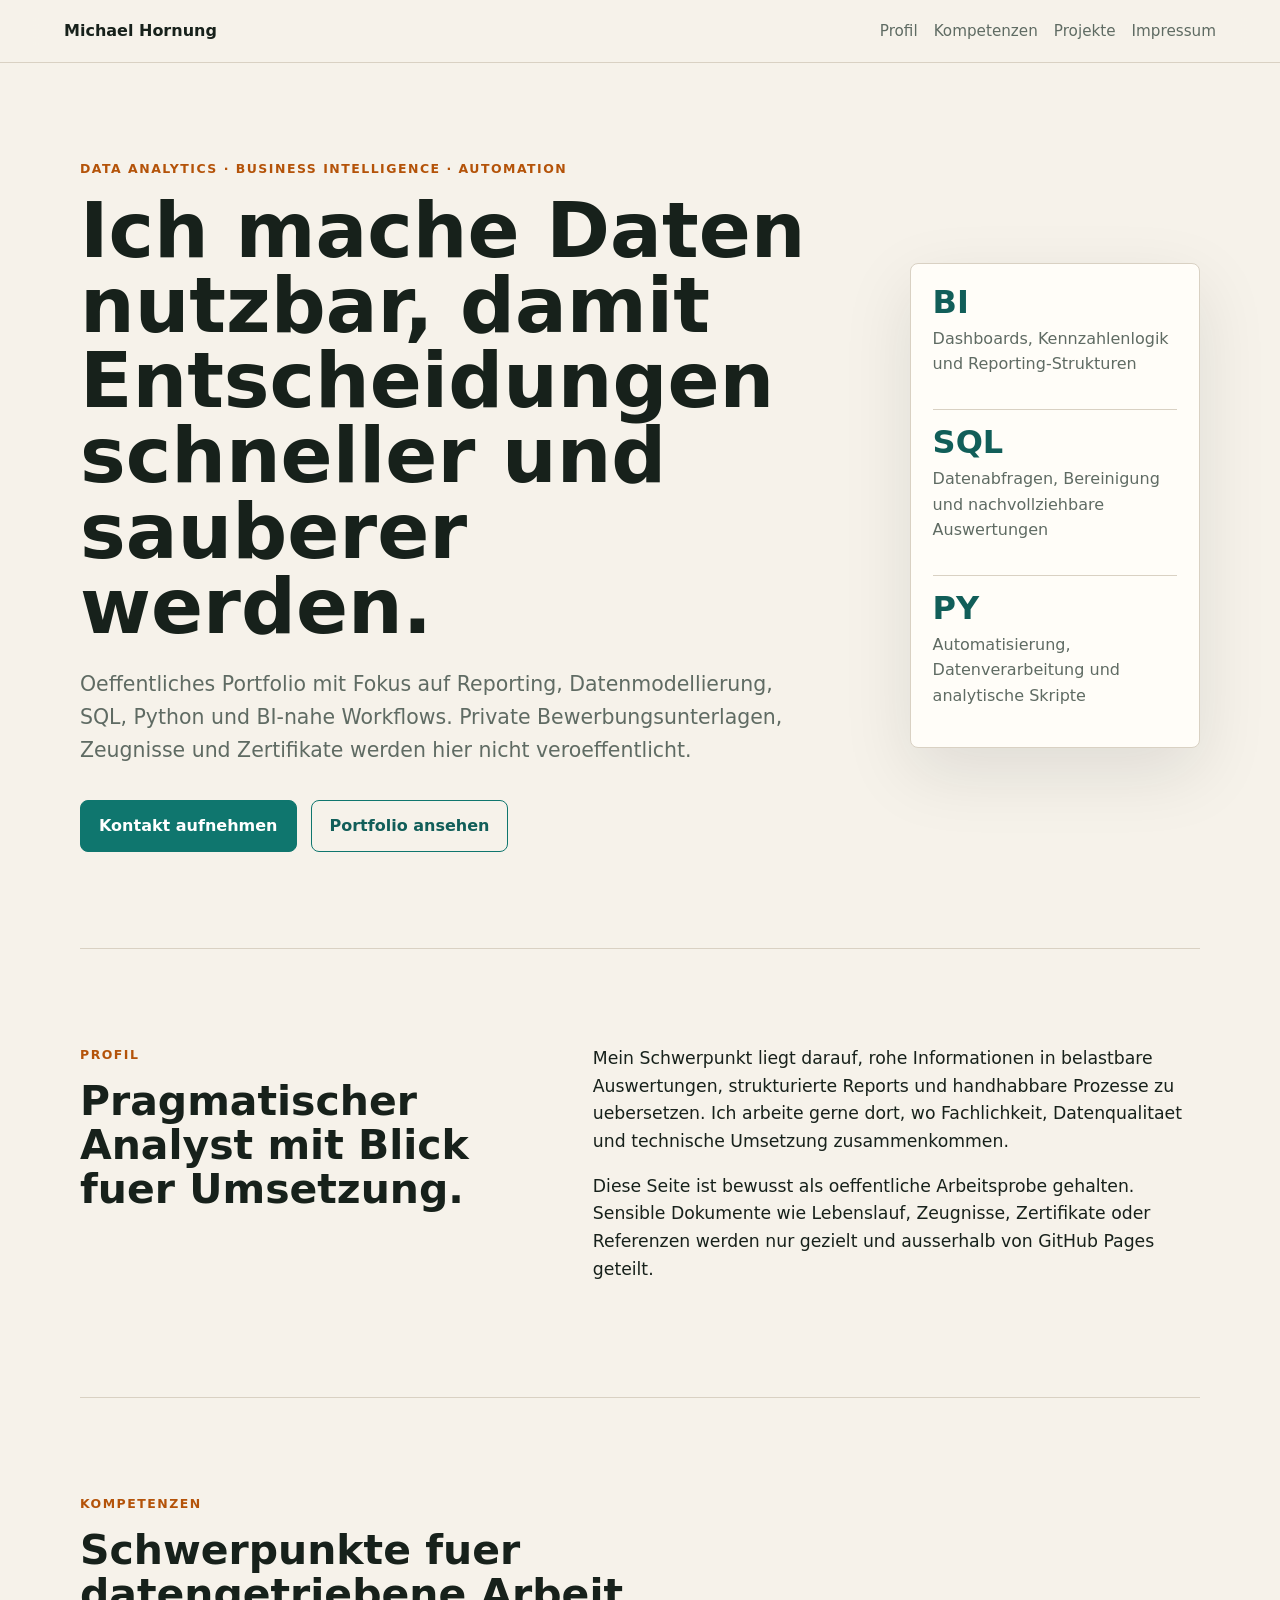
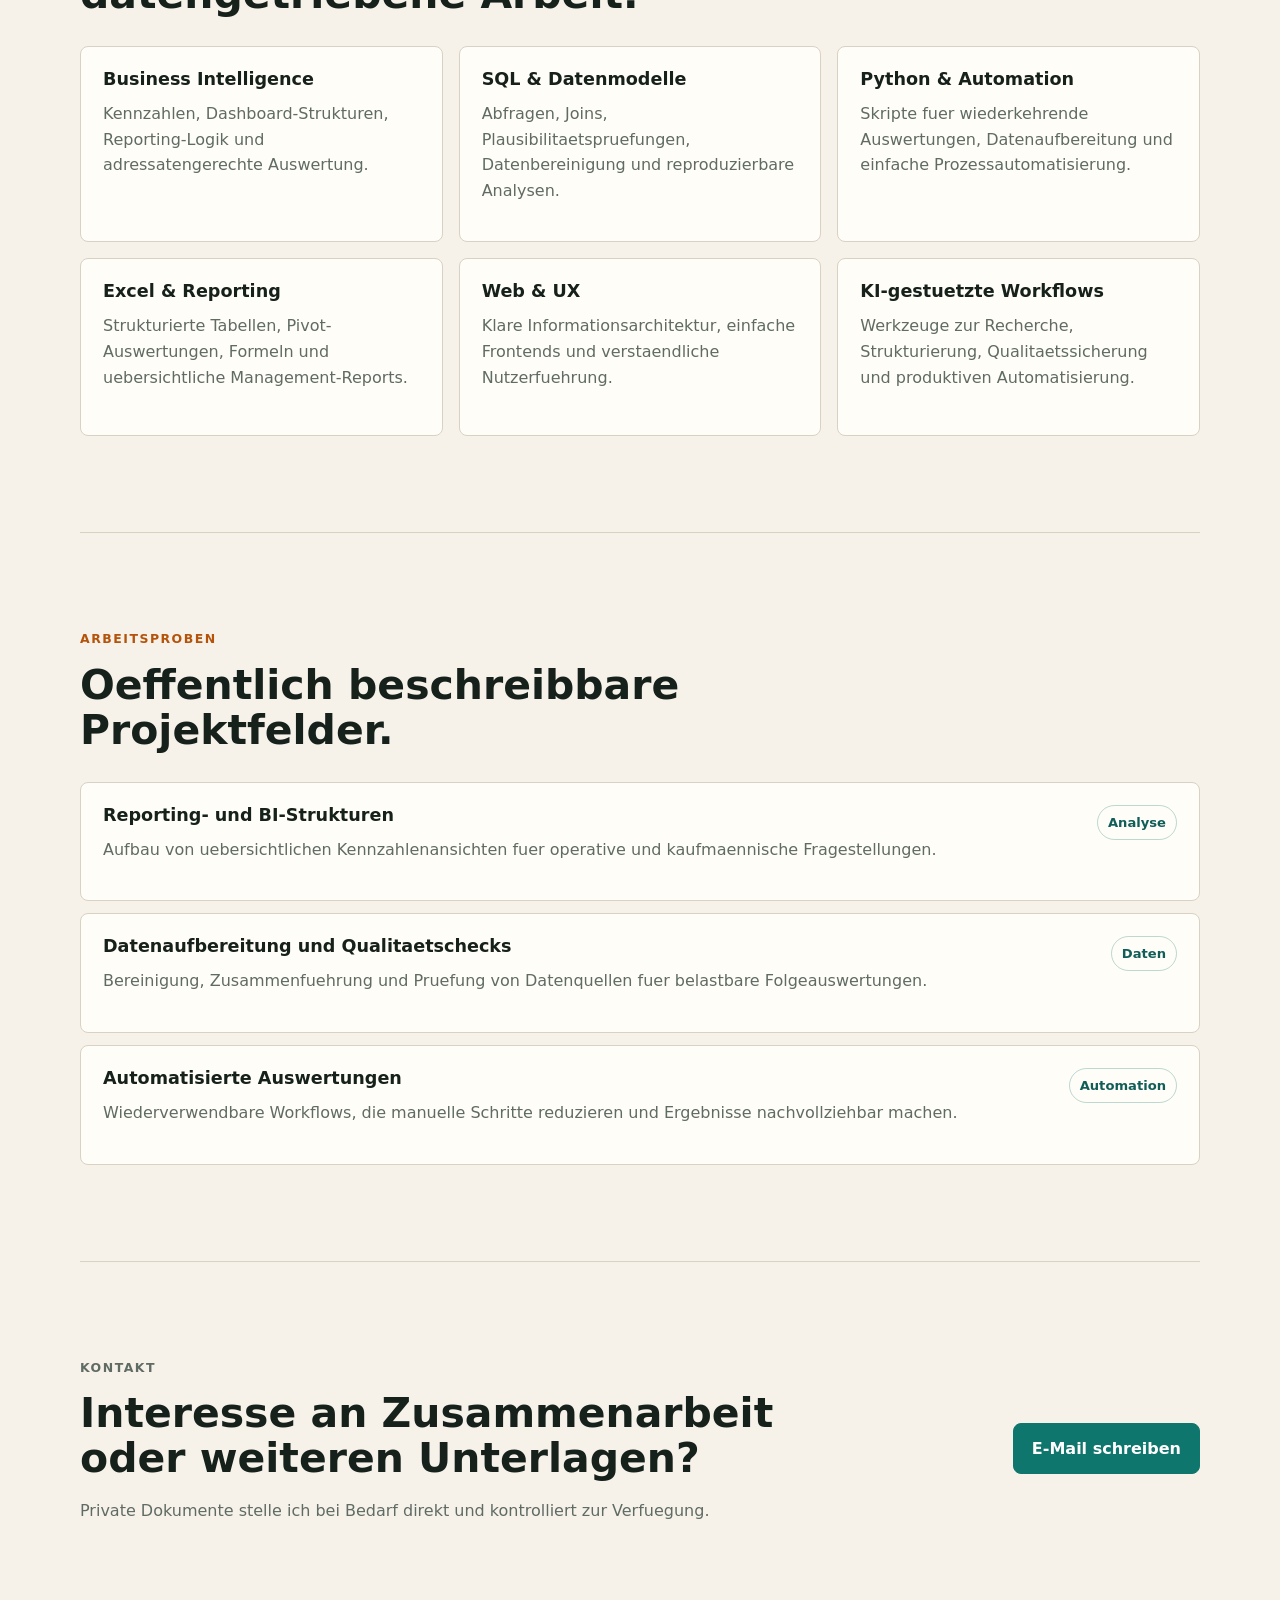
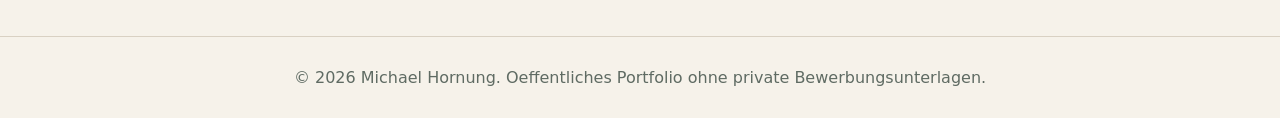
<file: index.html>
<!doctype html>
<html lang="de">
  <head>
    <meta charset="utf-8">
    <meta name="viewport" content="width=device-width, initial-scale=1">
    <title>Michael Hornung | Data Analytics & Business Intelligence</title>
    <meta name="description" content="Portfolio von Michael Hornung: Data Analytics, Business Intelligence, SQL, Python und automatisierte Reporting-Loesungen.">
    <meta name="robots" content="index, follow">
    <meta name="author" content="Michael Hornung">
    <meta property="og:title" content="Michael Hornung | Data Analytics & Business Intelligence">
    <meta property="og:description" content="Oeffentliches Portfolio mit Fokus auf Datenanalyse, BI, Reporting und Automatisierung.">
    <meta property="og:type" content="website">
    <meta property="og:url" content="https://mickhornung-oss.github.io/bewebungsmappe-/">
    <meta name="theme-color" content="#f6f2ea">
    <link rel="canonical" href="https://mickhornung-oss.github.io/bewebungsmappe-/">
    <link rel="stylesheet" href="./assets/site.css">
  </head>
  <body>
    <header class="site-header">
      <a class="brand" href="./" aria-label="Startseite Michael Hornung">Michael Hornung</a>
      <nav class="nav" aria-label="Hauptnavigation">
        <a href="#profil">Profil</a>
        <a href="#kompetenzen">Kompetenzen</a>
        <a href="#projekte">Projekte</a>
        <a href="./impressum/">Impressum</a>
      </nav>
    </header>

    <main>
      <section class="hero" aria-labelledby="hero-title">
        <div class="hero-copy">
          <p class="eyebrow">Data Analytics · Business Intelligence · Automation</p>
          <h1 id="hero-title">Ich mache Daten nutzbar, damit Entscheidungen schneller und sauberer werden.</h1>
          <p class="lead">
            Oeffentliches Portfolio mit Fokus auf Reporting, Datenmodellierung, SQL, Python und
            BI-nahe Workflows. Private Bewerbungsunterlagen, Zeugnisse und Zertifikate werden hier
            nicht veroeffentlicht.
          </p>
          <div class="actions">
            <a class="button primary" href="mailto:mick.hornung@googlemail.com">Kontakt aufnehmen</a>
            <a class="button secondary" href="#projekte">Portfolio ansehen</a>
          </div>
        </div>
        <aside class="signal-panel" aria-label="Kurzprofil">
          <div>
            <span class="metric">BI</span>
            <p>Dashboards, Kennzahlenlogik und Reporting-Strukturen</p>
          </div>
          <div>
            <span class="metric">SQL</span>
            <p>Datenabfragen, Bereinigung und nachvollziehbare Auswertungen</p>
          </div>
          <div>
            <span class="metric">PY</span>
            <p>Automatisierung, Datenverarbeitung und analytische Skripte</p>
          </div>
        </aside>
      </section>

      <section id="profil" class="section split">
        <div>
          <p class="section-kicker">Profil</p>
          <h2>Pragmatischer Analyst mit Blick fuer Umsetzung.</h2>
        </div>
        <div class="text-stack">
          <p>
            Mein Schwerpunkt liegt darauf, rohe Informationen in belastbare Auswertungen,
            strukturierte Reports und handhabbare Prozesse zu uebersetzen. Ich arbeite gerne dort,
            wo Fachlichkeit, Datenqualitaet und technische Umsetzung zusammenkommen.
          </p>
          <p>
            Diese Seite ist bewusst als oeffentliche Arbeitsprobe gehalten. Sensible Dokumente wie
            Lebenslauf, Zeugnisse, Zertifikate oder Referenzen werden nur gezielt und ausserhalb von
            GitHub Pages geteilt.
          </p>
        </div>
      </section>

      <section id="kompetenzen" class="section">
        <div class="section-heading">
          <p class="section-kicker">Kompetenzen</p>
          <h2>Schwerpunkte fuer datengetriebene Arbeit.</h2>
        </div>
        <div class="card-grid">
          <article class="card">
            <h3>Business Intelligence</h3>
            <p>Kennzahlen, Dashboard-Strukturen, Reporting-Logik und adressatengerechte Auswertung.</p>
          </article>
          <article class="card">
            <h3>SQL & Datenmodelle</h3>
            <p>Abfragen, Joins, Plausibilitaetspruefungen, Datenbereinigung und reproduzierbare Analysen.</p>
          </article>
          <article class="card">
            <h3>Python & Automation</h3>
            <p>Skripte fuer wiederkehrende Auswertungen, Datenaufbereitung und einfache Prozessautomatisierung.</p>
          </article>
          <article class="card">
            <h3>Excel & Reporting</h3>
            <p>Strukturierte Tabellen, Pivot-Auswertungen, Formeln und uebersichtliche Management-Reports.</p>
          </article>
          <article class="card">
            <h3>Web & UX</h3>
            <p>Klare Informationsarchitektur, einfache Frontends und verstaendliche Nutzerfuehrung.</p>
          </article>
          <article class="card">
            <h3>KI-gestuetzte Workflows</h3>
            <p>Werkzeuge zur Recherche, Strukturierung, Qualitaetssicherung und produktiven Automatisierung.</p>
          </article>
        </div>
      </section>

      <section id="projekte" class="section">
        <div class="section-heading">
          <p class="section-kicker">Arbeitsproben</p>
          <h2>Oeffentlich beschreibbare Projektfelder.</h2>
        </div>
        <div class="work-list">
          <article class="work-item">
            <div>
              <h3>Reporting- und BI-Strukturen</h3>
              <p>Aufbau von uebersichtlichen Kennzahlenansichten fuer operative und kaufmaennische Fragestellungen.</p>
            </div>
            <span>Analyse</span>
          </article>
          <article class="work-item">
            <div>
              <h3>Datenaufbereitung und Qualitaetschecks</h3>
              <p>Bereinigung, Zusammenfuehrung und Pruefung von Datenquellen fuer belastbare Folgeauswertungen.</p>
            </div>
            <span>Daten</span>
          </article>
          <article class="work-item">
            <div>
              <h3>Automatisierte Auswertungen</h3>
              <p>Wiederverwendbare Workflows, die manuelle Schritte reduzieren und Ergebnisse nachvollziehbar machen.</p>
            </div>
            <span>Automation</span>
          </article>
        </div>
      </section>

      <section class="section contact-band" aria-labelledby="contact-title">
        <div>
          <p class="section-kicker">Kontakt</p>
          <h2 id="contact-title">Interesse an Zusammenarbeit oder weiteren Unterlagen?</h2>
          <p>Private Dokumente stelle ich bei Bedarf direkt und kontrolliert zur Verfuegung.</p>
        </div>
        <a class="button primary" href="mailto:mick.hornung@googlemail.com">E-Mail schreiben</a>
      </section>
    </main>

    <footer class="site-footer">
      <p>&copy; 2026 Michael Hornung. Oeffentliches Portfolio ohne private Bewerbungsunterlagen.</p>
    </footer>
  </body>
</html>
</file>
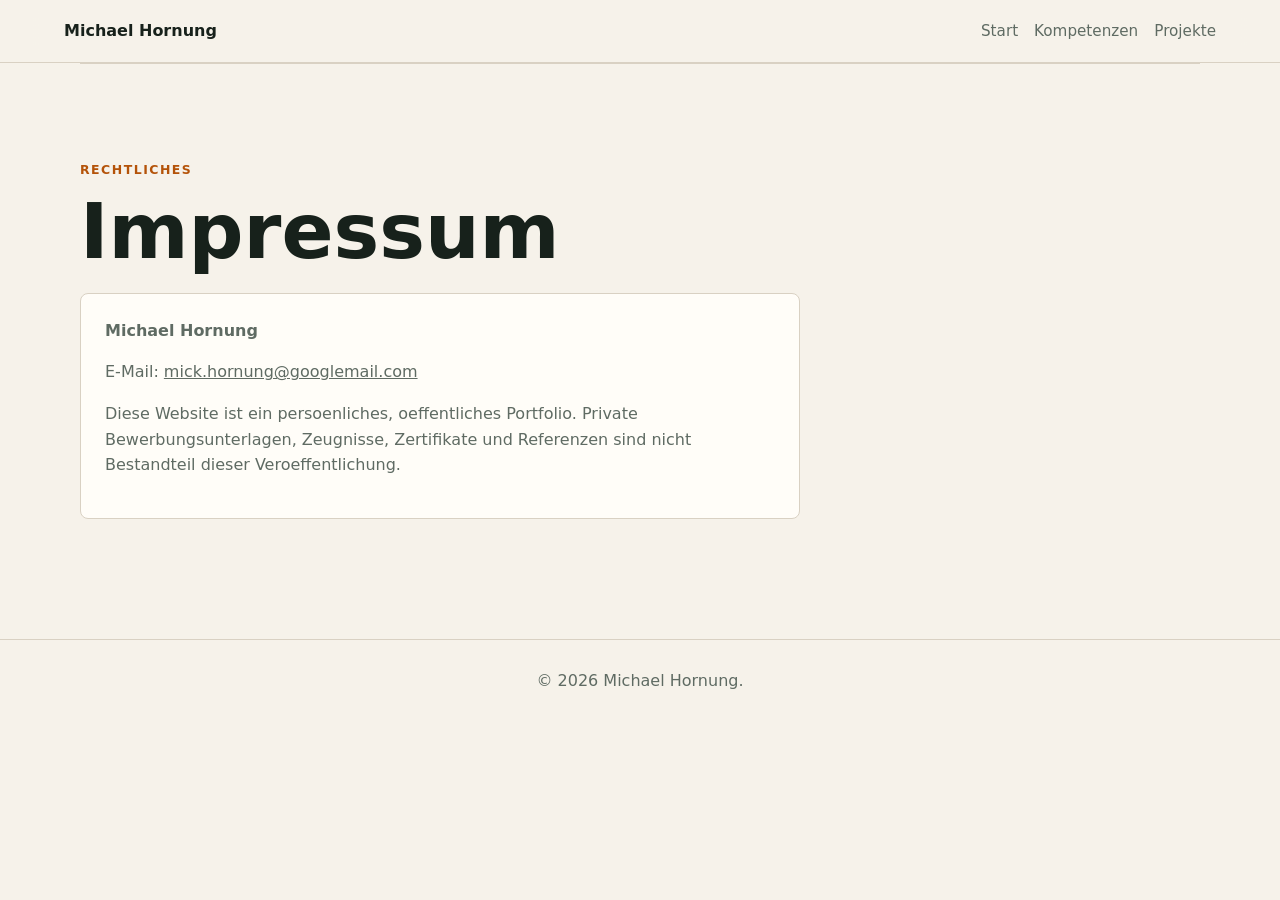
<file: impressum/index.html>
<!doctype html>
<html lang="de">
  <head>
    <meta charset="utf-8">
    <meta name="viewport" content="width=device-width, initial-scale=1">
    <title>Impressum | Michael Hornung</title>
    <meta name="robots" content="noindex, nofollow">
    <link rel="stylesheet" href="../assets/site.css">
  </head>
  <body>
    <header class="site-header">
      <a class="brand" href="../">Michael Hornung</a>
      <nav class="nav" aria-label="Hauptnavigation">
        <a href="../">Start</a>
        <a href="../#kompetenzen">Kompetenzen</a>
        <a href="../#projekte">Projekte</a>
      </nav>
    </header>

    <main>
      <section class="section legal">
        <p class="section-kicker">Rechtliches</p>
        <h1>Impressum</h1>
        <div class="legal-box">
          <p><strong>Michael Hornung</strong></p>
          <p>E-Mail: <a href="mailto:mick.hornung@googlemail.com">mick.hornung@googlemail.com</a></p>
          <p>
            Diese Website ist ein persoenliches, oeffentliches Portfolio. Private Bewerbungsunterlagen,
            Zeugnisse, Zertifikate und Referenzen sind nicht Bestandteil dieser Veroeffentlichung.
          </p>
        </div>
      </section>
    </main>

    <footer class="site-footer">
      <p>&copy; 2026 Michael Hornung.</p>
    </footer>
  </body>
</html>
</file>
<file: assets/site.css>
:root {
  --bg: #f6f2ea;
  --paper: #fffdf8;
  --ink: #17211b;
  --muted: #5f6b63;
  --line: #d9d1c3;
  --accent: #0f766e;
  --accent-dark: #115e59;
  --warm: #b45309;
  --shadow: 0 24px 70px rgba(23, 33, 27, 0.1);
  color-scheme: light;
  font-family: Inter, ui-sans-serif, system-ui, -apple-system, BlinkMacSystemFont, "Segoe UI", sans-serif;
}

* {
  box-sizing: border-box;
}

html {
  scroll-behavior: smooth;
}

body {
  margin: 0;
  background: var(--bg);
  color: var(--ink);
  line-height: 1.6;
}

a {
  color: inherit;
}

.site-header {
  position: sticky;
  top: 0;
  z-index: 10;
  display: flex;
  align-items: center;
  justify-content: space-between;
  gap: 24px;
  padding: 18px clamp(20px, 5vw, 72px);
  background: rgba(246, 242, 234, 0.92);
  border-bottom: 1px solid var(--line);
  backdrop-filter: blur(16px);
}

.brand {
  font-weight: 800;
  text-decoration: none;
  letter-spacing: 0;
}

.nav {
  display: flex;
  flex-wrap: wrap;
  justify-content: flex-end;
  gap: 16px;
  color: var(--muted);
  font-size: 0.95rem;
}

.nav a {
  text-decoration: none;
}

.nav a:hover {
  color: var(--accent);
}

main {
  width: min(1120px, calc(100% - 40px));
  margin: 0 auto;
}

.hero {
  display: grid;
  grid-template-columns: minmax(0, 1.45fr) minmax(280px, 0.55fr);
  gap: clamp(28px, 5vw, 72px);
  min-height: calc(100svh - 82px);
  align-items: center;
  padding: clamp(48px, 8vw, 96px) 0;
}

.hero.compact {
  grid-template-columns: 1fr;
  min-height: 68svh;
}

.eyebrow,
.section-kicker {
  margin: 0 0 14px;
  color: var(--warm);
  font-size: 0.78rem;
  font-weight: 800;
  letter-spacing: 0.12em;
  text-transform: uppercase;
}

h1,
h2,
h3,
p {
  margin-top: 0;
}

h1 {
  max-width: 920px;
  margin-bottom: 24px;
  font-size: clamp(2.35rem, 6vw, 5.4rem);
  line-height: 0.98;
  letter-spacing: 0;
}

h2 {
  max-width: 760px;
  margin-bottom: 18px;
  font-size: clamp(1.8rem, 3.2vw, 3rem);
  line-height: 1.08;
  letter-spacing: 0;
}

h3 {
  margin-bottom: 10px;
  font-size: 1.1rem;
  line-height: 1.25;
}

.lead {
  max-width: 720px;
  color: var(--muted);
  font-size: clamp(1.08rem, 1.7vw, 1.28rem);
}

.actions {
  display: flex;
  flex-wrap: wrap;
  gap: 14px;
  margin-top: 34px;
}

.button {
  display: inline-flex;
  align-items: center;
  justify-content: center;
  min-height: 46px;
  padding: 12px 18px;
  border: 1px solid var(--accent);
  border-radius: 8px;
  font-weight: 800;
  text-decoration: none;
}

.button.primary {
  background: var(--accent);
  color: #fff;
}

.button.primary:hover {
  background: var(--accent-dark);
}

.button.secondary {
  background: transparent;
  color: var(--accent-dark);
}

.button.secondary:hover {
  background: rgba(15, 118, 110, 0.08);
}

.signal-panel {
  display: grid;
  gap: 16px;
  padding: 22px;
  background: var(--paper);
  border: 1px solid var(--line);
  border-radius: 8px;
  box-shadow: var(--shadow);
}

.signal-panel div {
  padding-bottom: 16px;
  border-bottom: 1px solid var(--line);
}

.signal-panel div:last-child {
  padding-bottom: 0;
  border-bottom: 0;
}

.metric {
  display: block;
  margin-bottom: 8px;
  color: var(--accent-dark);
  font-size: 2rem;
  font-weight: 900;
  line-height: 1;
}

.signal-panel p,
.card p,
.work-item p,
.legal-box p,
.contact-band p {
  color: var(--muted);
}

.section {
  padding: clamp(54px, 8vw, 96px) 0;
  border-top: 1px solid var(--line);
}

.split {
  display: grid;
  grid-template-columns: minmax(0, 0.85fr) minmax(0, 1.15fr);
  gap: clamp(24px, 5vw, 64px);
}

.text-stack {
  font-size: 1.08rem;
}

.section-heading {
  margin-bottom: 30px;
}

.card-grid {
  display: grid;
  grid-template-columns: repeat(3, minmax(0, 1fr));
  gap: 16px;
}

.card {
  min-height: 178px;
  padding: 22px;
  background: var(--paper);
  border: 1px solid var(--line);
  border-radius: 8px;
}

.work-list {
  display: grid;
  gap: 12px;
}

.work-item {
  display: grid;
  grid-template-columns: minmax(0, 1fr) auto;
  gap: 20px;
  align-items: start;
  padding: 22px;
  background: var(--paper);
  border: 1px solid var(--line);
  border-radius: 8px;
}

.work-item span {
  padding: 6px 10px;
  border: 1px solid rgba(15, 118, 110, 0.28);
  border-radius: 999px;
  color: var(--accent-dark);
  font-size: 0.82rem;
  font-weight: 800;
}

.contact-band {
  display: flex;
  align-items: center;
  justify-content: space-between;
  gap: 24px;
}

.legal {
  min-height: 64svh;
}

.legal-box {
  max-width: 720px;
  padding: 24px;
  background: var(--paper);
  border: 1px solid var(--line);
  border-radius: 8px;
}

.site-footer {
  padding: 28px clamp(20px, 5vw, 72px);
  border-top: 1px solid var(--line);
  color: var(--muted);
  text-align: center;
}

.site-footer p {
  margin: 0;
}

@media (max-width: 820px) {
  .site-header {
    align-items: flex-start;
    flex-direction: column;
  }

  .nav {
    justify-content: flex-start;
  }

  .hero,
  .split,
  .card-grid,
  .contact-band {
    grid-template-columns: 1fr;
  }

  .contact-band {
    align-items: flex-start;
  }
}

@media (max-width: 560px) {
  main {
    width: min(100% - 28px, 1120px);
  }

  .site-header {
    padding: 16px 14px;
  }

  .work-item {
    grid-template-columns: 1fr;
  }

  .button {
    width: 100%;
  }
}
</file>
